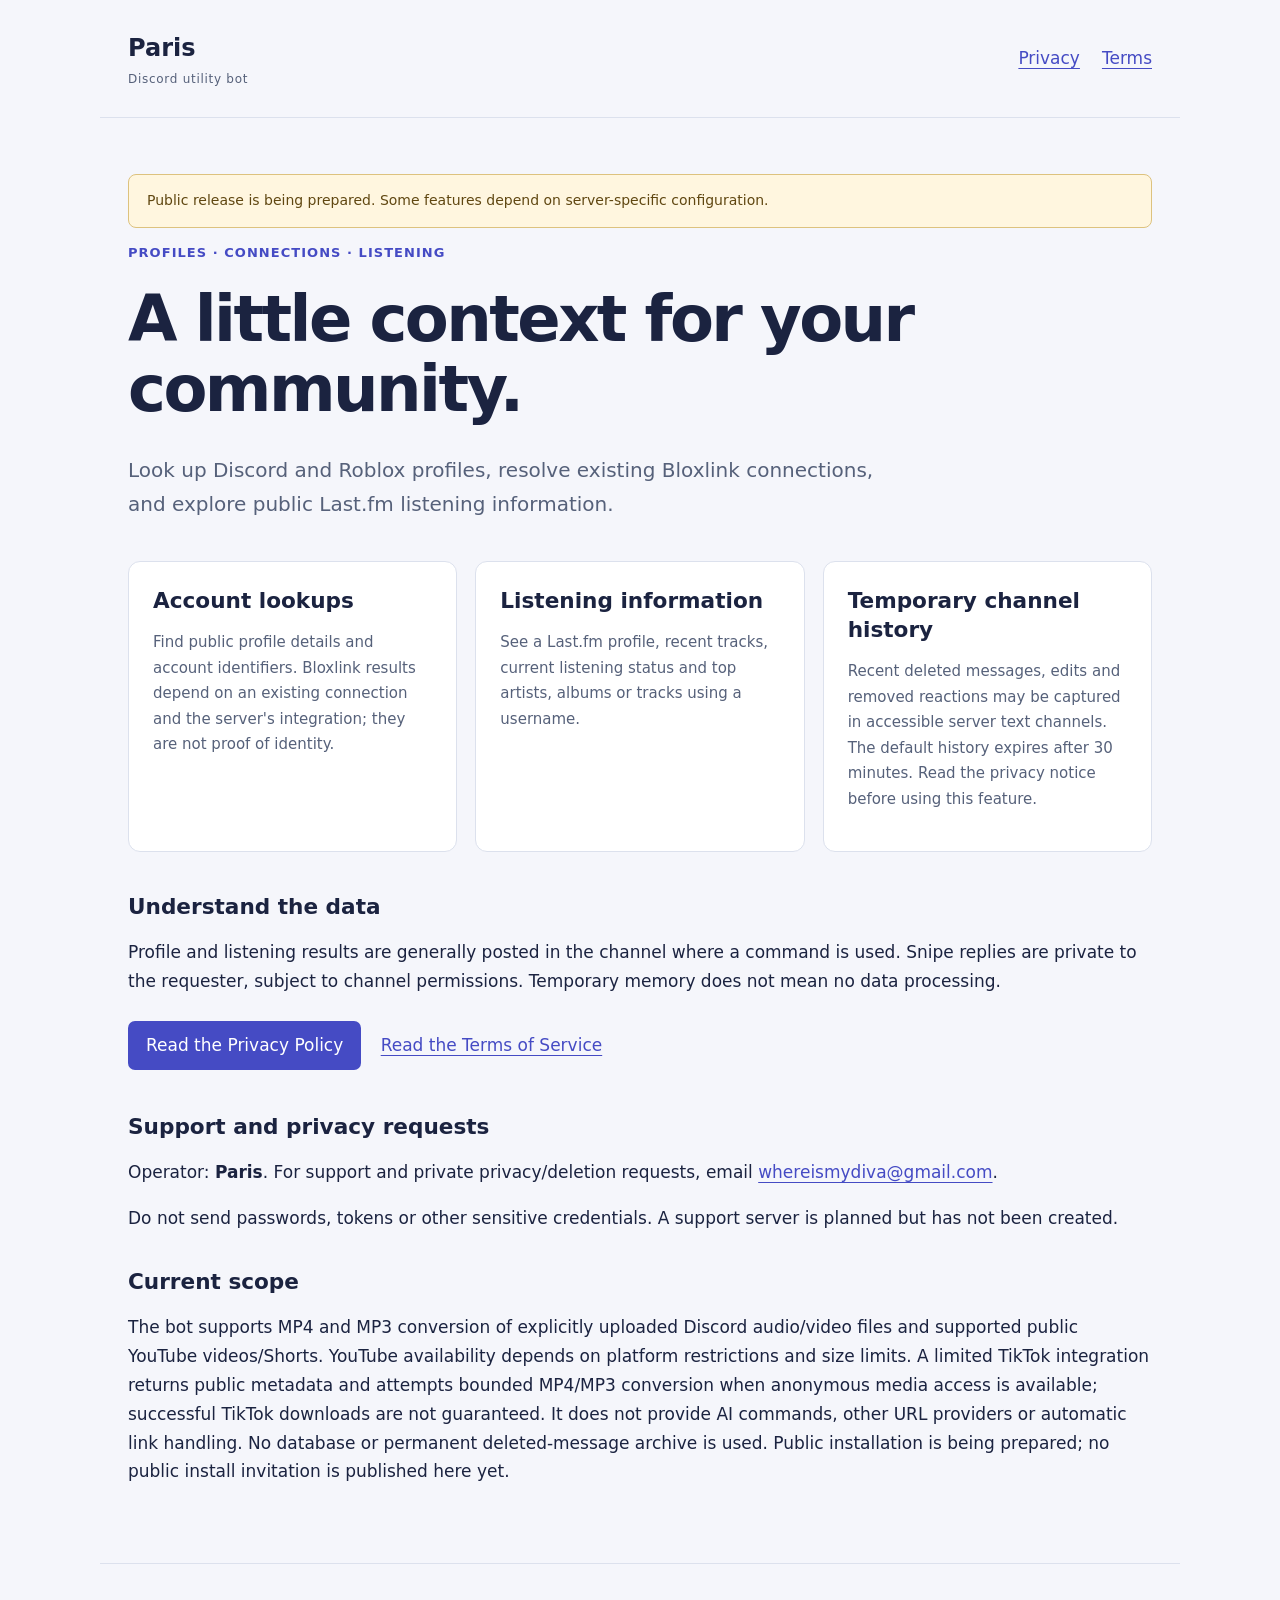
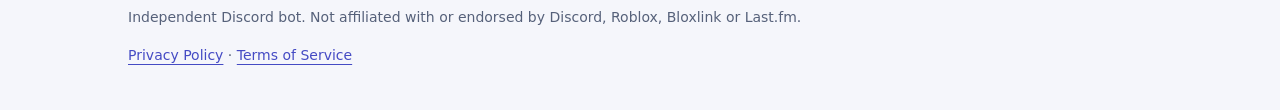
<file: index.html>
<!doctype html>
<html lang="en"><head><meta charset="utf-8"><meta name="viewport" content="width=device-width,initial-scale=1"><title>Paris — Bot information</title><meta name="description" content="Information, privacy practices and terms for the Paris Discord bot."><link rel="stylesheet" href="styles.css"></head>
<body><header><a class="brand" href="index.html">Paris <span>Discord utility bot</span></a><nav aria-label="Main"><a href="privacy.html">Privacy</a><a href="terms.html">Terms</a></nav></header>
<main><p class="notice">Public release is being prepared. Some features depend on server-specific configuration.</p><p class="eyebrow">Profiles · Connections · Listening</p><h1>A little context for your community.</h1><p class="lead">Look up Discord and Roblox profiles, resolve existing Bloxlink connections, and explore public Last.fm listening information.</p>
<section class="cards"><article><h2>Account lookups</h2><p>Find public profile details and account identifiers. Bloxlink results depend on an existing connection and the server's integration; they are not proof of identity.</p></article><article><h2>Listening information</h2><p>See a Last.fm profile, recent tracks, current listening status and top artists, albums or tracks using a username.</p></article><article><h2>Temporary channel history</h2><p>Recent deleted messages, edits and removed reactions may be captured in accessible server text channels. The default history expires after 30 minutes. Read the privacy notice before using this feature.</p></article></section>
<section><h2>Understand the data</h2><p>Profile and listening results are generally posted in the channel where a command is used. Snipe replies are private to the requester, subject to channel permissions. Temporary memory does not mean no data processing.</p><p><a class="button" href="privacy.html">Read the Privacy Policy</a> <a href="terms.html">Read the Terms of Service</a></p></section>
<section><h2>Support and privacy requests</h2><p>Operator: <strong>Paris</strong>. For support and private privacy/deletion requests, email <a href="mailto:whereismydiva@gmail.com">whereismydiva@gmail.com</a>.</p><p>Do not send passwords, tokens or other sensitive credentials. A support server is planned but has not been created.</p></section>
<section><h2>Current scope</h2><p>The bot supports MP4 and MP3 conversion of explicitly uploaded Discord audio/video files and supported public YouTube videos/Shorts. YouTube availability depends on platform restrictions and size limits. A limited TikTok integration returns public metadata and attempts bounded MP4/MP3 conversion when anonymous media access is available; successful TikTok downloads are not guaranteed. It does not provide AI commands, other URL providers or automatic link handling. No database or permanent deleted-message archive is used. Public installation is being prepared; no public install invitation is published here yet.</p></section></main>
<footer><p>Independent Discord bot. Not affiliated with or endorsed by Discord, Roblox, Bloxlink or Last.fm.</p><p><a href="privacy.html">Privacy Policy</a> · <a href="terms.html">Terms of Service</a></p></footer></body></html>
</file>
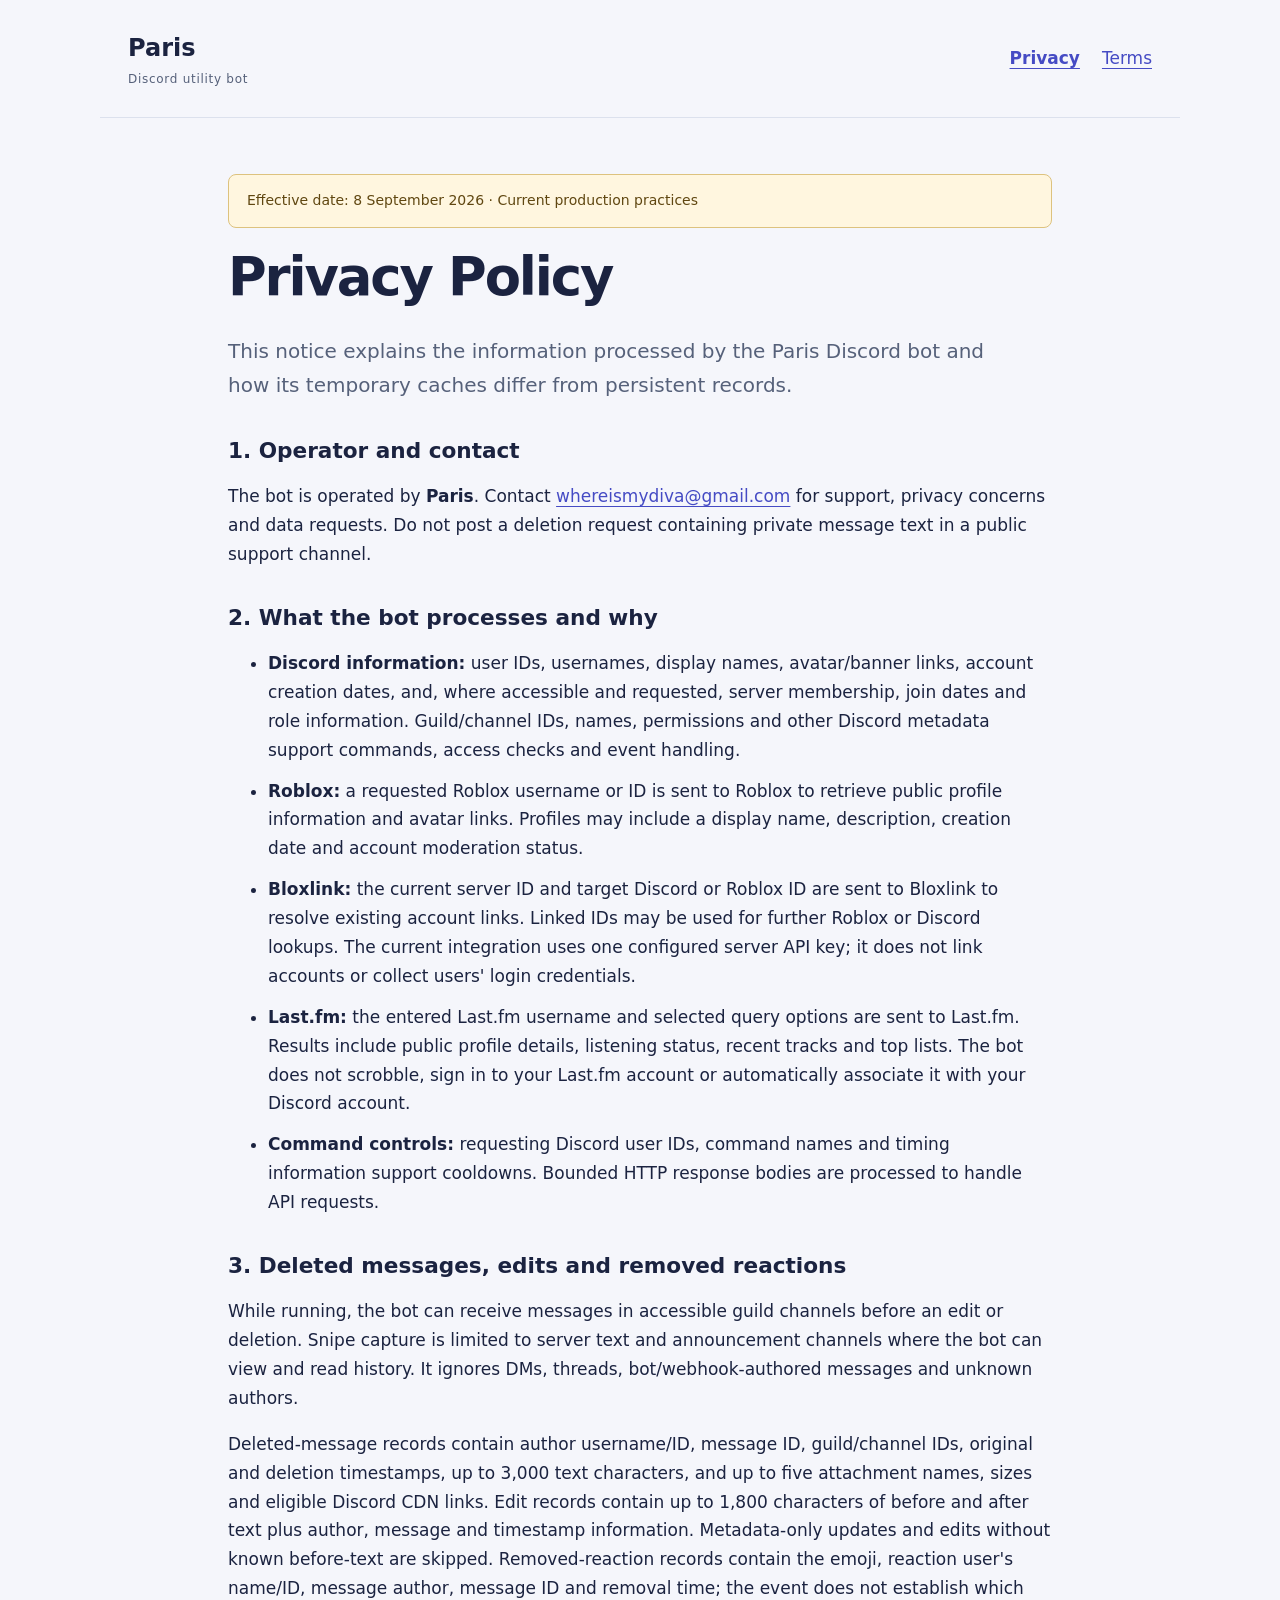
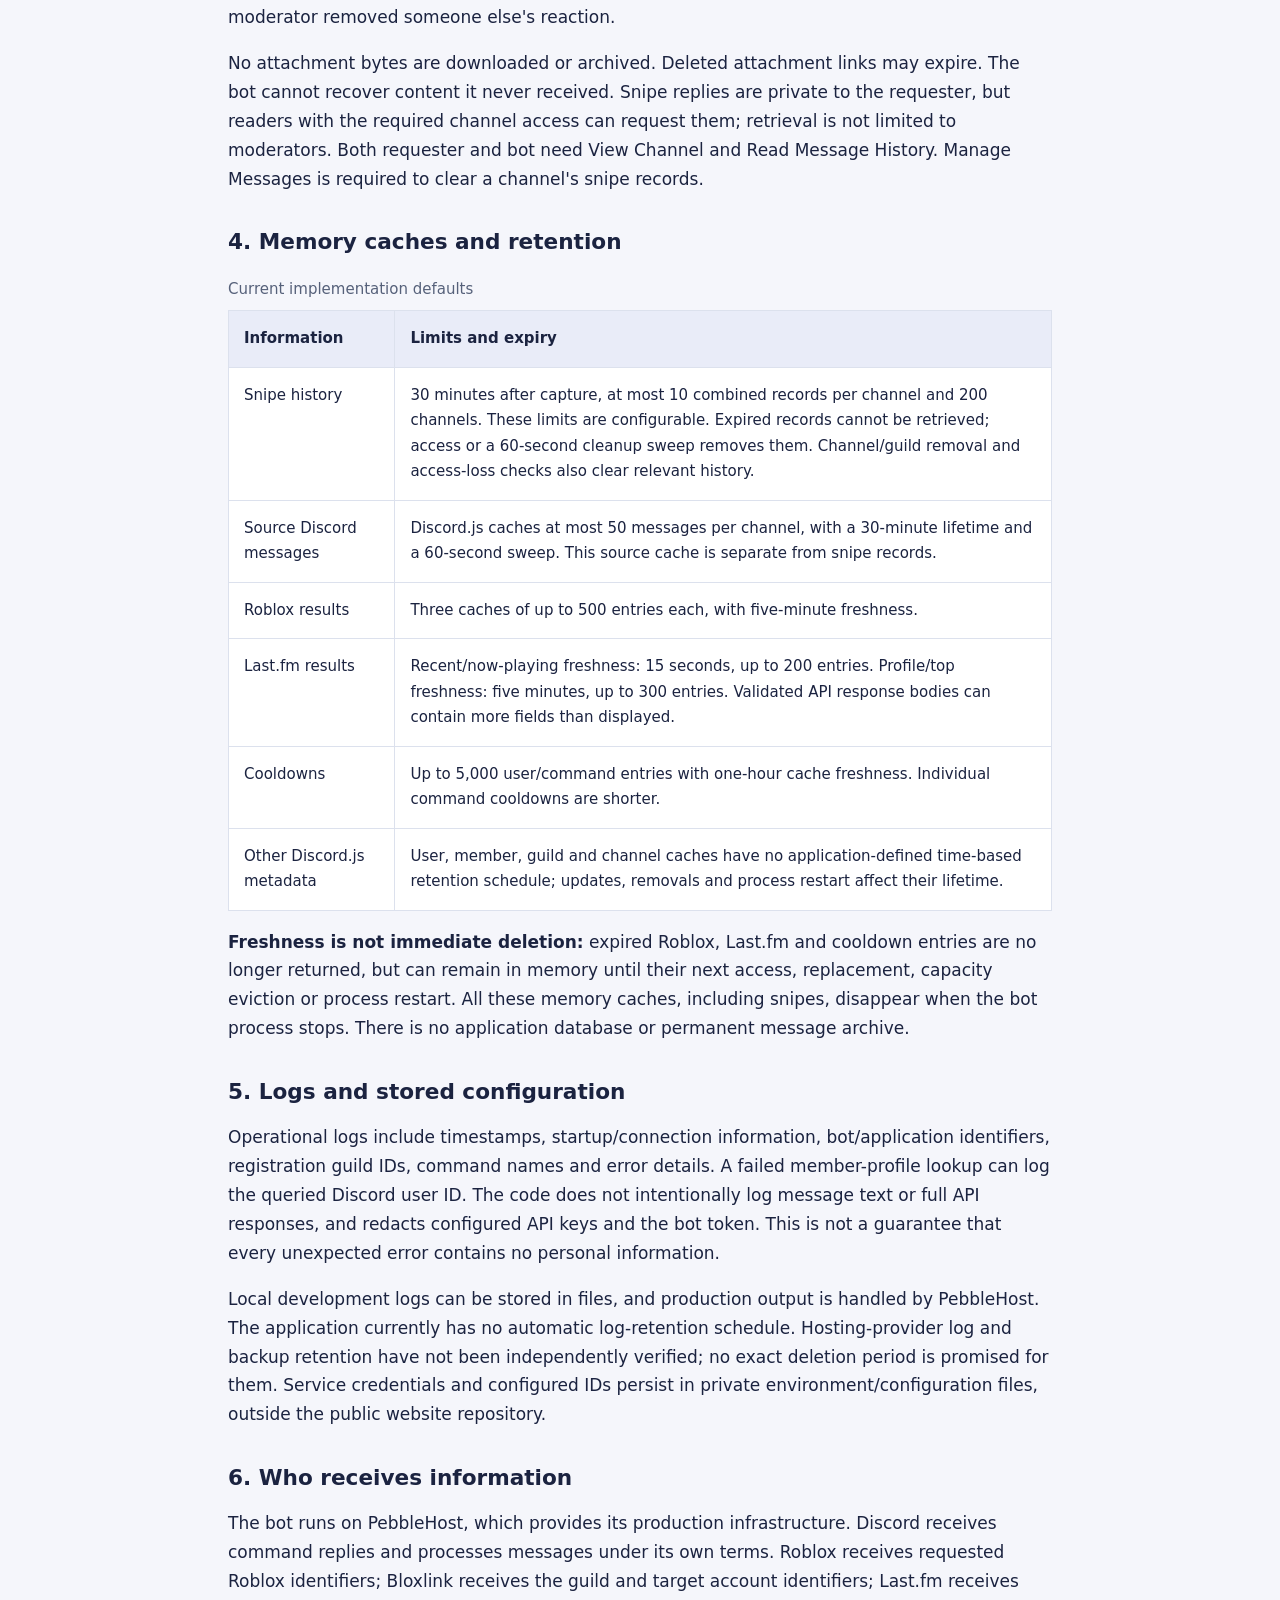
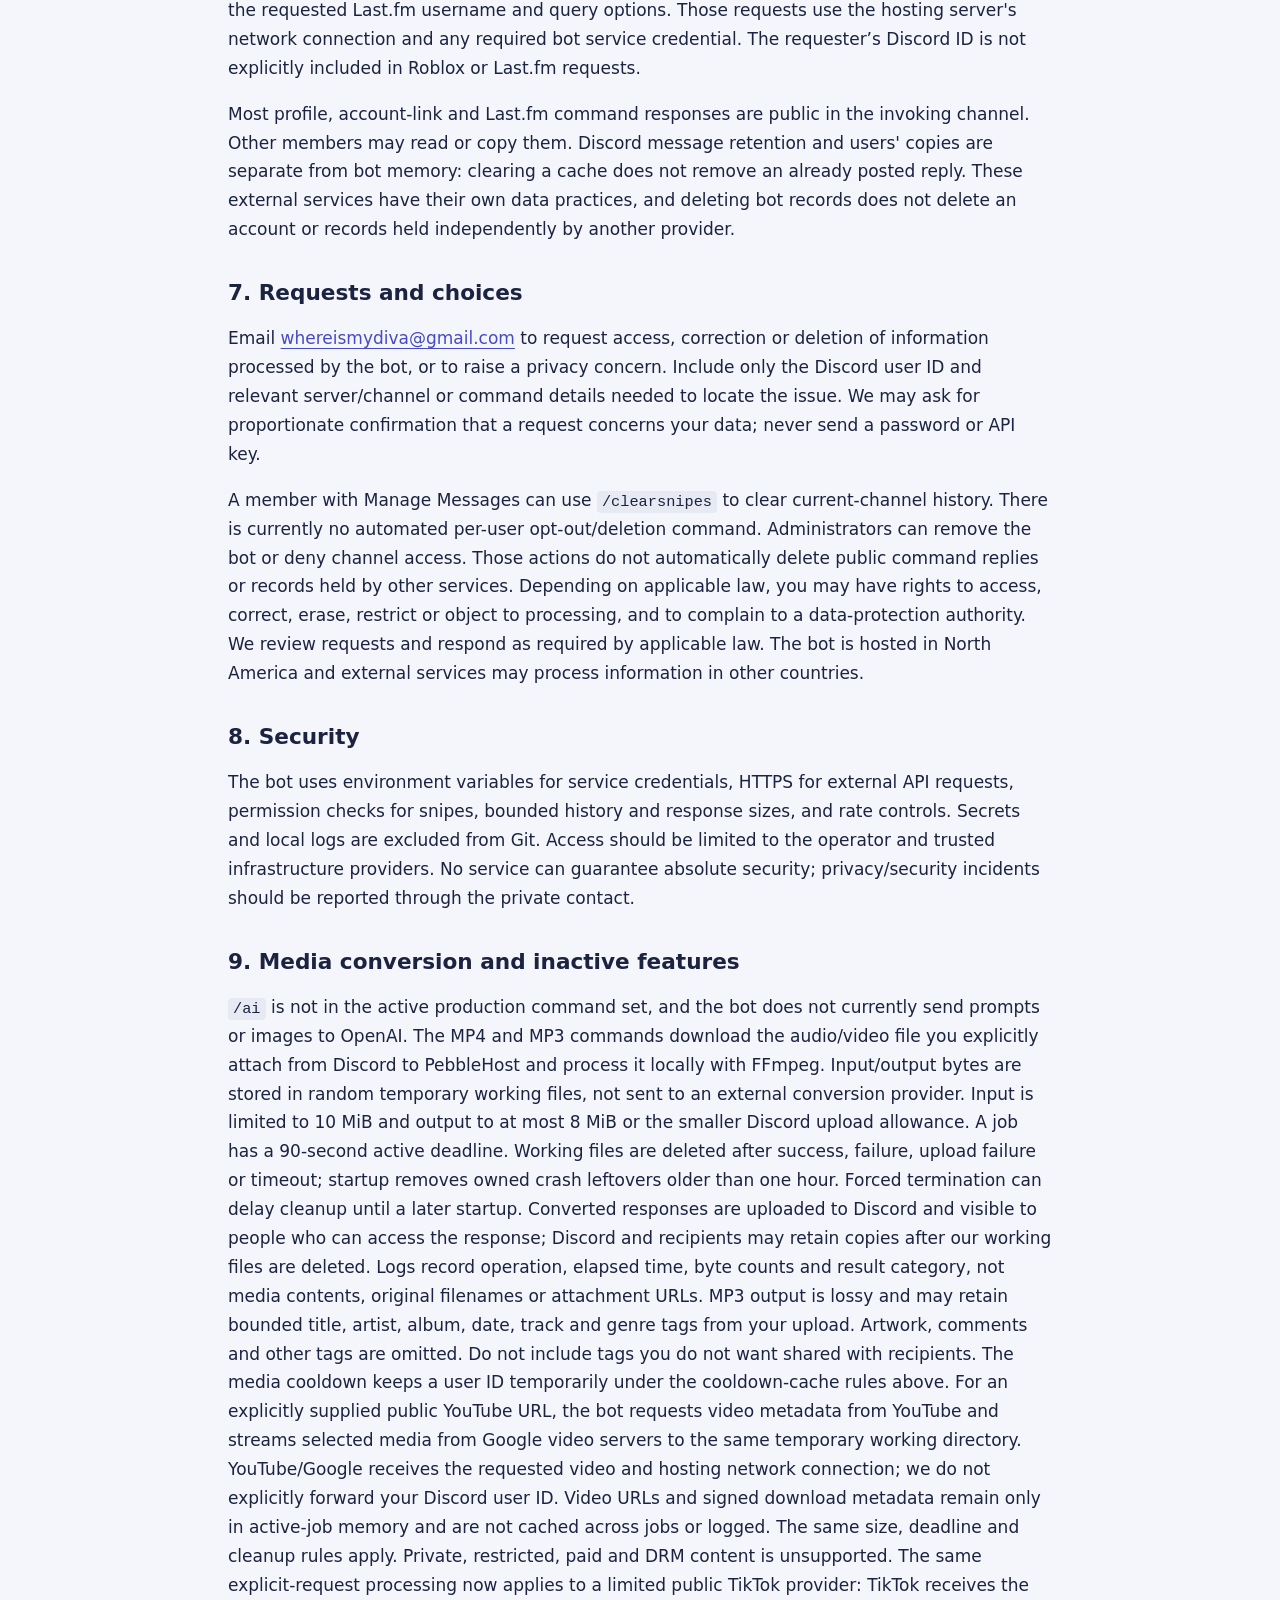
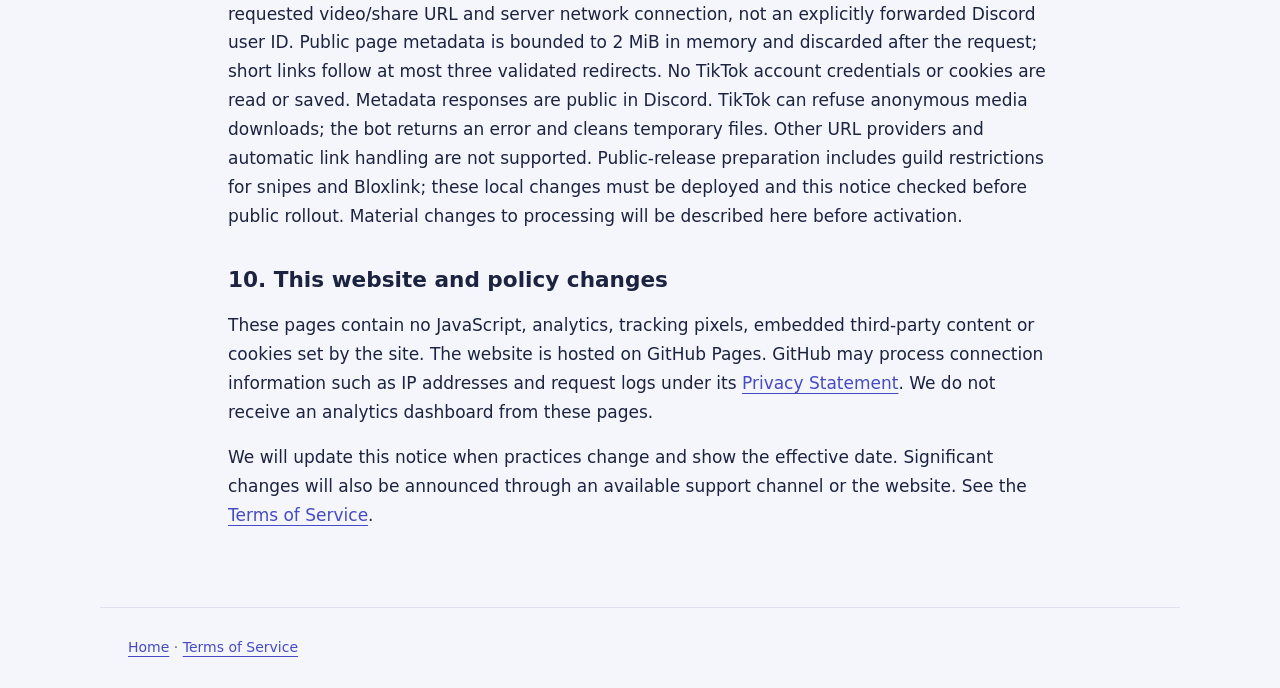
<file: privacy.html>
<!doctype html>
<html lang="en"><head><meta charset="utf-8"><meta name="viewport" content="width=device-width,initial-scale=1"><title>Privacy Policy — Paris</title><link rel="stylesheet" href="styles.css"></head>
<body><header><a class="brand" href="index.html">Paris <span>Discord utility bot</span></a><nav aria-label="Main"><a href="privacy.html" aria-current="page">Privacy</a><a href="terms.html">Terms</a></nav></header>
<main class="document"><p class="notice">Effective date: 8 September 2026 · Current production practices</p><h1>Privacy Policy</h1><p class="lead">This notice explains the information processed by the Paris Discord bot and how its temporary caches differ from persistent records.</p>
<h2>1. Operator and contact</h2><p>The bot is operated by <strong>Paris</strong>. Contact <a href="mailto:whereismydiva@gmail.com">whereismydiva@gmail.com</a> for support, privacy concerns and data requests. Do not post a deletion request containing private message text in a public support channel.</p>
<h2>2. What the bot processes and why</h2><ul>
<li><strong>Discord information:</strong> user IDs, usernames, display names, avatar/banner links, account creation dates, and, where accessible and requested, server membership, join dates and role information. Guild/channel IDs, names, permissions and other Discord metadata support commands, access checks and event handling.</li>
<li><strong>Roblox:</strong> a requested Roblox username or ID is sent to Roblox to retrieve public profile information and avatar links. Profiles may include a display name, description, creation date and account moderation status.</li>
<li><strong>Bloxlink:</strong> the current server ID and target Discord or Roblox ID are sent to Bloxlink to resolve existing account links. Linked IDs may be used for further Roblox or Discord lookups. The current integration uses one configured server API key; it does not link accounts or collect users' login credentials.</li>
<li><strong>Last.fm:</strong> the entered Last.fm username and selected query options are sent to Last.fm. Results include public profile details, listening status, recent tracks and top lists. The bot does not scrobble, sign in to your Last.fm account or automatically associate it with your Discord account.</li>
<li><strong>Command controls:</strong> requesting Discord user IDs, command names and timing information support cooldowns. Bounded HTTP response bodies are processed to handle API requests.</li></ul>
<h2>3. Deleted messages, edits and removed reactions</h2><p>While running, the bot can receive messages in accessible guild channels before an edit or deletion. Snipe capture is limited to server text and announcement channels where the bot can view and read history. It ignores DMs, threads, bot/webhook-authored messages and unknown authors.</p><p>Deleted-message records contain author username/ID, message ID, guild/channel IDs, original and deletion timestamps, up to 3,000 text characters, and up to five attachment names, sizes and eligible Discord CDN links. Edit records contain up to 1,800 characters of before and after text plus author, message and timestamp information. Metadata-only updates and edits without known before-text are skipped. Removed-reaction records contain the emoji, reaction user's name/ID, message author, message ID and removal time; the event does not establish which moderator removed someone else's reaction.</p><p>No attachment bytes are downloaded or archived. Deleted attachment links may expire. The bot cannot recover content it never received. Snipe replies are private to the requester, but readers with the required channel access can request them; retrieval is not limited to moderators. Both requester and bot need View Channel and Read Message History. Manage Messages is required to clear a channel's snipe records.</p>
<h2>4. Memory caches and retention</h2><div class="table-wrap"><table><caption>Current implementation defaults</caption><thead><tr><th scope="col">Information</th><th scope="col">Limits and expiry</th></tr></thead><tbody>
<tr><td>Snipe history</td><td>30 minutes after capture, at most 10 combined records per channel and 200 channels. These limits are configurable. Expired records cannot be retrieved; access or a 60-second cleanup sweep removes them. Channel/guild removal and access-loss checks also clear relevant history.</td></tr>
<tr><td>Source Discord messages</td><td>Discord.js caches at most 50 messages per channel, with a 30-minute lifetime and a 60-second sweep. This source cache is separate from snipe records.</td></tr>
<tr><td>Roblox results</td><td>Three caches of up to 500 entries each, with five-minute freshness.</td></tr>
<tr><td>Last.fm results</td><td>Recent/now-playing freshness: 15 seconds, up to 200 entries. Profile/top freshness: five minutes, up to 300 entries. Validated API response bodies can contain more fields than displayed.</td></tr>
<tr><td>Cooldowns</td><td>Up to 5,000 user/command entries with one-hour cache freshness. Individual command cooldowns are shorter.</td></tr>
<tr><td>Other Discord.js metadata</td><td>User, member, guild and channel caches have no application-defined time-based retention schedule; updates, removals and process restart affect their lifetime.</td></tr>
</tbody></table></div><p><strong>Freshness is not immediate deletion:</strong> expired Roblox, Last.fm and cooldown entries are no longer returned, but can remain in memory until their next access, replacement, capacity eviction or process restart. All these memory caches, including snipes, disappear when the bot process stops. There is no application database or permanent message archive.</p>
<h2>5. Logs and stored configuration</h2><p>Operational logs include timestamps, startup/connection information, bot/application identifiers, registration guild IDs, command names and error details. A failed member-profile lookup can log the queried Discord user ID. The code does not intentionally log message text or full API responses, and redacts configured API keys and the bot token. This is not a guarantee that every unexpected error contains no personal information.</p><p>Local development logs can be stored in files, and production output is handled by PebbleHost. The application currently has no automatic log-retention schedule. Hosting-provider log and backup retention have not been independently verified; no exact deletion period is promised for them. Service credentials and configured IDs persist in private environment/configuration files, outside the public website repository.</p>
<h2>6. Who receives information</h2><p>The bot runs on PebbleHost, which provides its production infrastructure. Discord receives command replies and processes messages under its own terms. Roblox receives requested Roblox identifiers; Bloxlink receives the guild and target account identifiers; Last.fm receives the requested Last.fm username and query options. Those requests use the hosting server's network connection and any required bot service credential. The requester’s Discord ID is not explicitly included in Roblox or Last.fm requests.</p><p>Most profile, account-link and Last.fm command responses are public in the invoking channel. Other members may read or copy them. Discord message retention and users' copies are separate from bot memory: clearing a cache does not remove an already posted reply. These external services have their own data practices, and deleting bot records does not delete an account or records held independently by another provider.</p>
<h2>7. Requests and choices</h2><p>Email <a href="mailto:whereismydiva@gmail.com">whereismydiva@gmail.com</a> to request access, correction or deletion of information processed by the bot, or to raise a privacy concern. Include only the Discord user ID and relevant server/channel or command details needed to locate the issue. We may ask for proportionate confirmation that a request concerns your data; never send a password or API key.</p><p>A member with Manage Messages can use <code>/clearsnipes</code> to clear current-channel history. There is currently no automated per-user opt-out/deletion command. Administrators can remove the bot or deny channel access. Those actions do not automatically delete public command replies or records held by other services. Depending on applicable law, you may have rights to access, correct, erase, restrict or object to processing, and to complain to a data-protection authority. We review requests and respond as required by applicable law. The bot is hosted in North America and external services may process information in other countries.</p>
<h2>8. Security</h2><p>The bot uses environment variables for service credentials, HTTPS for external API requests, permission checks for snipes, bounded history and response sizes, and rate controls. Secrets and local logs are excluded from Git. Access should be limited to the operator and trusted infrastructure providers. No service can guarantee absolute security; privacy/security incidents should be reported through the private contact.</p>
<h2>9. Media conversion and inactive features</h2><p><code>/ai</code> is not in the active production command set, and the bot does not currently send prompts or images to OpenAI. The MP4 and MP3 commands download the audio/video file you explicitly attach from Discord to PebbleHost and process it locally with FFmpeg. Input/output bytes are stored in random temporary working files, not sent to an external conversion provider. Input is limited to 10 MiB and output to at most 8 MiB or the smaller Discord upload allowance. A job has a 90-second active deadline. Working files are deleted after success, failure, upload failure or timeout; startup removes owned crash leftovers older than one hour. Forced termination can delay cleanup until a later startup. Converted responses are uploaded to Discord and visible to people who can access the response; Discord and recipients may retain copies after our working files are deleted. Logs record operation, elapsed time, byte counts and result category, not media contents, original filenames or attachment URLs. MP3 output is lossy and may retain bounded title, artist, album, date, track and genre tags from your upload. Artwork, comments and other tags are omitted. Do not include tags you do not want shared with recipients. The media cooldown keeps a user ID temporarily under the cooldown-cache rules above. For an explicitly supplied public YouTube URL, the bot requests video metadata from YouTube and streams selected media from Google video servers to the same temporary working directory. YouTube/Google receives the requested video and hosting network connection; we do not explicitly forward your Discord user ID. Video URLs and signed download metadata remain only in active-job memory and are not cached across jobs or logged. The same size, deadline and cleanup rules apply. Private, restricted, paid and DRM content is unsupported. The same explicit-request processing now applies to a limited public TikTok provider: TikTok receives the requested video/share URL and server network connection, not an explicitly forwarded Discord user ID. Public page metadata is bounded to 2 MiB in memory and discarded after the request; short links follow at most three validated redirects. No TikTok account credentials or cookies are read or saved. Metadata responses are public in Discord. TikTok can refuse anonymous media downloads; the bot returns an error and cleans temporary files. Other URL providers and automatic link handling are not supported. Public-release preparation includes guild restrictions for snipes and Bloxlink; these local changes must be deployed and this notice checked before public rollout. Material changes to processing will be described here before activation.</p>
<h2>10. This website and policy changes</h2><p>These pages contain no JavaScript, analytics, tracking pixels, embedded third-party content or cookies set by the site. The website is hosted on GitHub Pages. GitHub may process connection information such as IP addresses and request logs under its <a href="https://docs.github.com/en/site-policy/privacy-policies/github-general-privacy-statement">Privacy Statement</a>. We do not receive an analytics dashboard from these pages.</p><p>We will update this notice when practices change and show the effective date. Significant changes will also be announced through an available support channel or the website. See the <a href="terms.html">Terms of Service</a>.</p></main>
<footer><a href="index.html">Home</a> · <a href="terms.html">Terms of Service</a></footer></body></html>
</file>
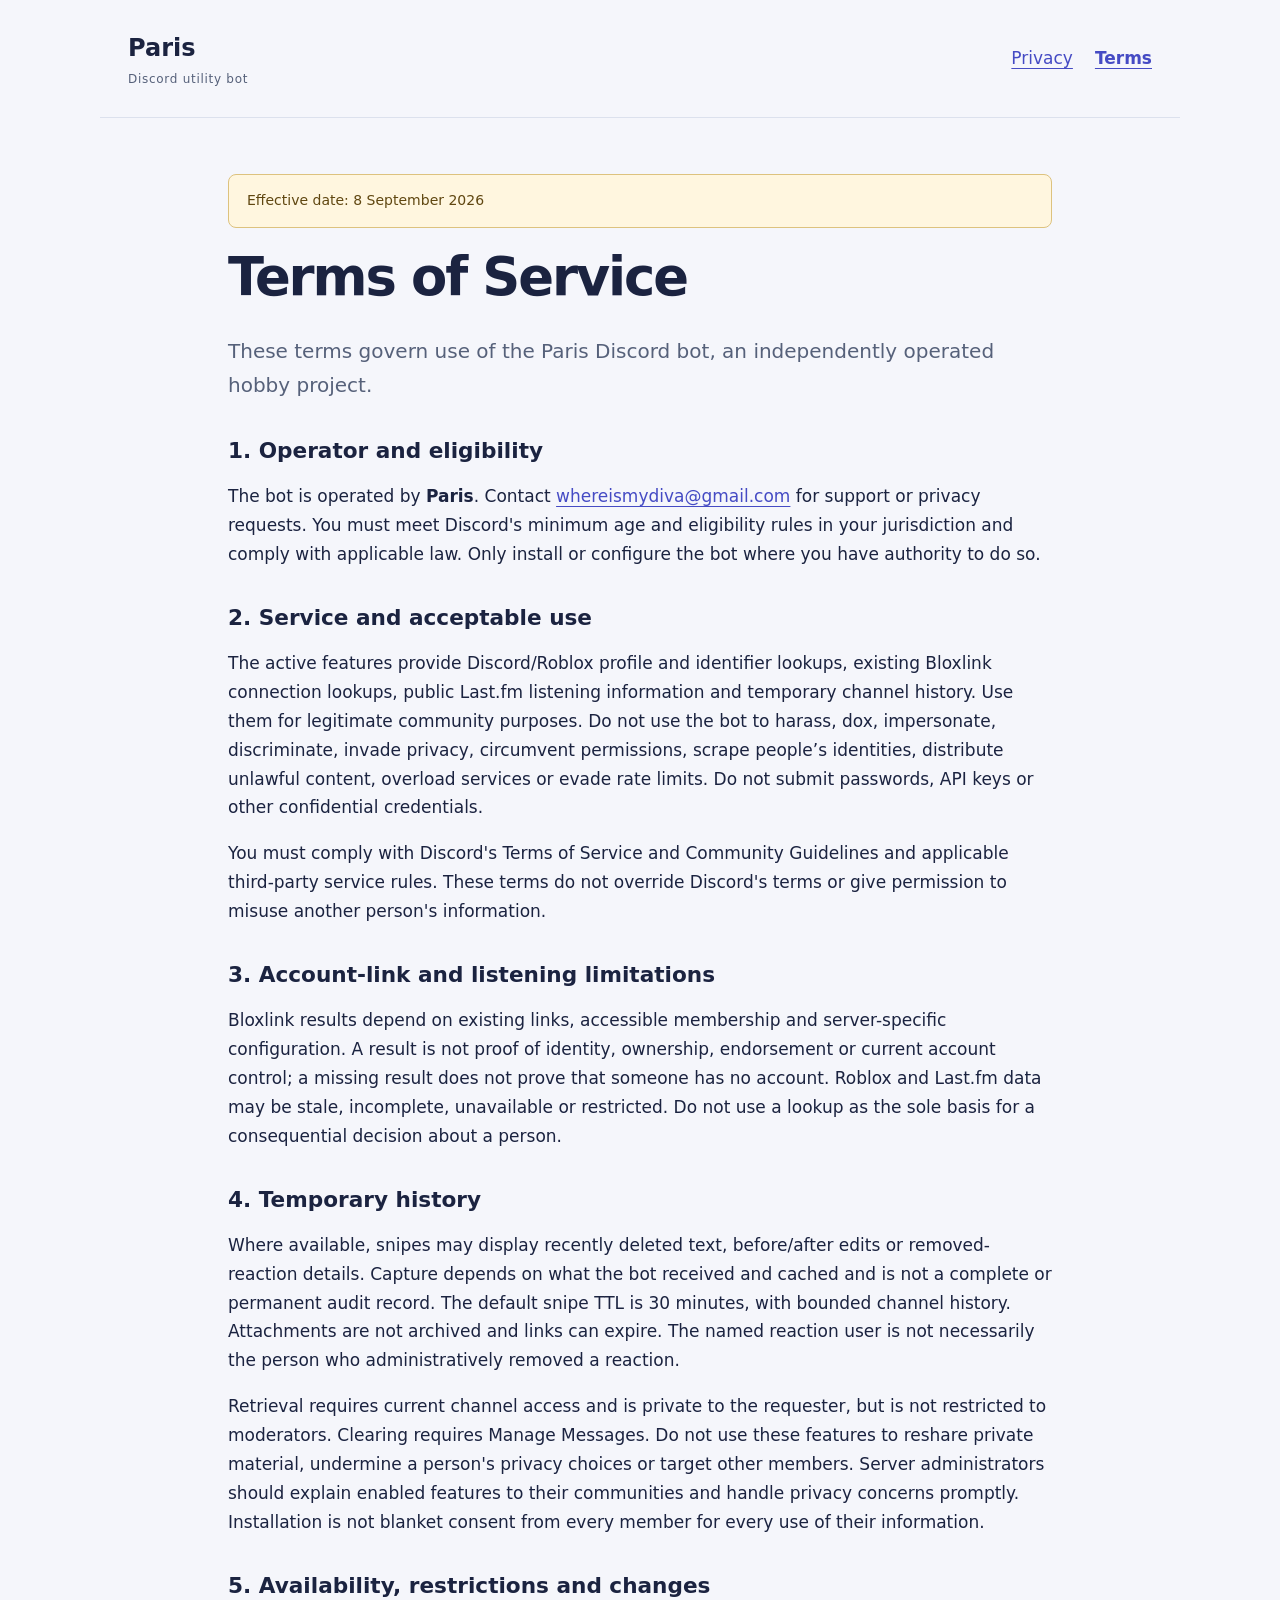
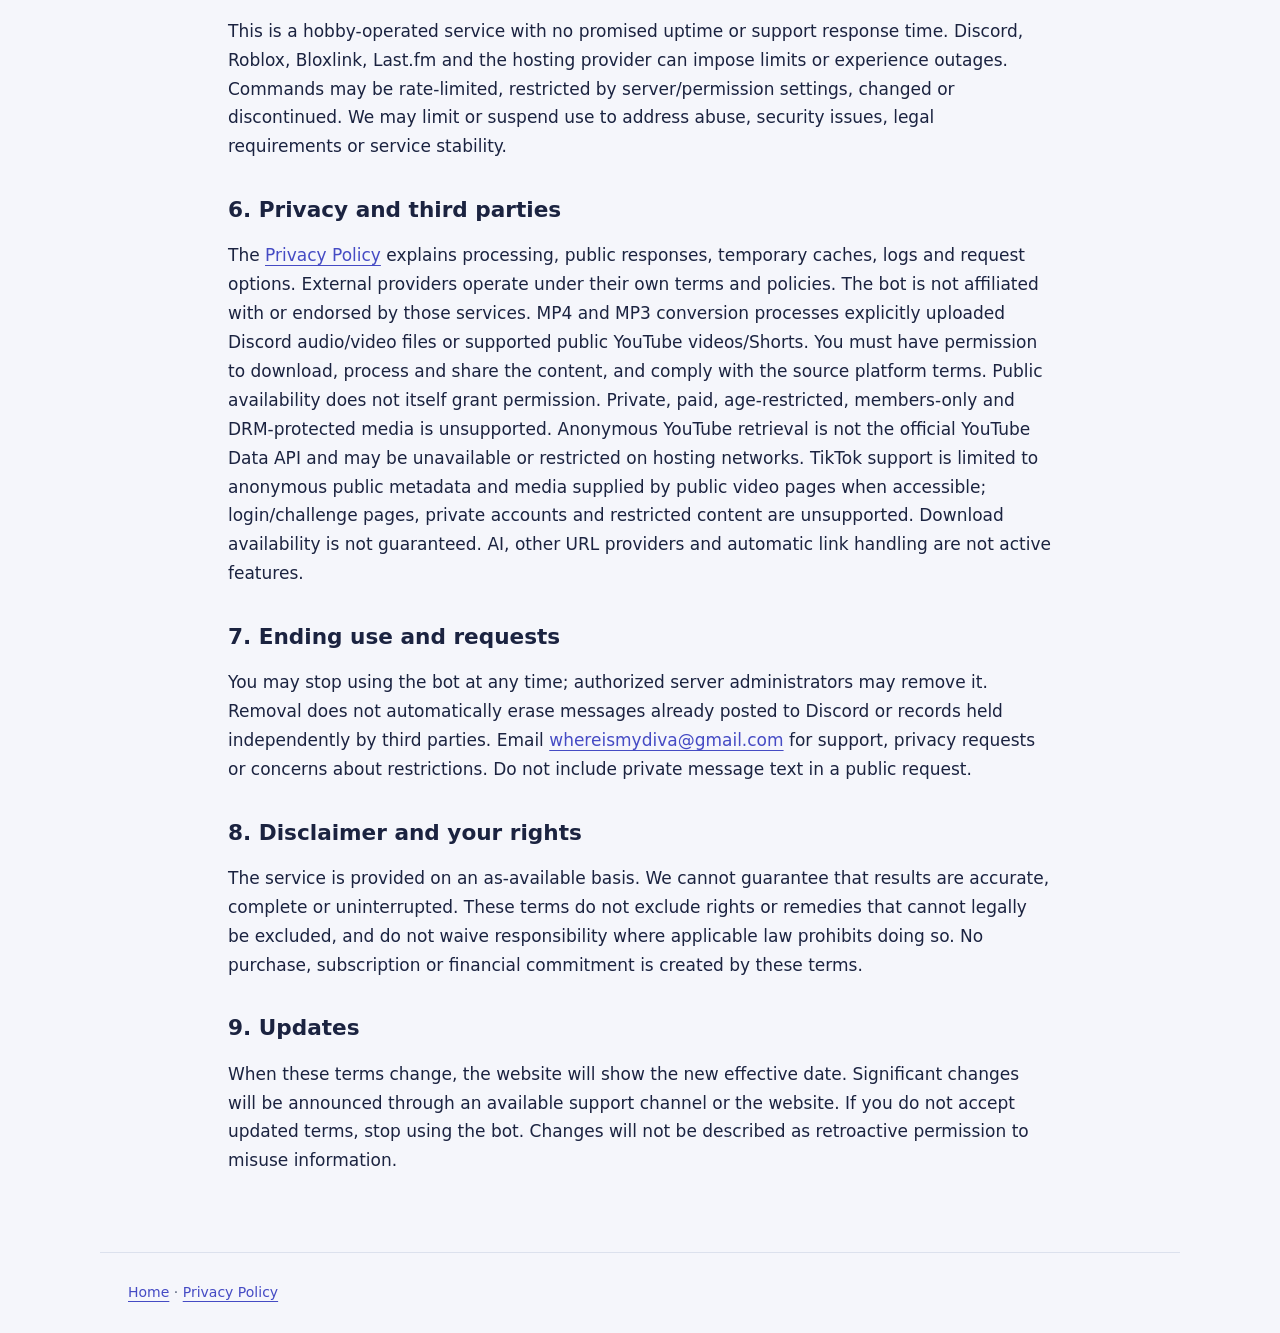
<file: terms.html>
<!doctype html>
<html lang="en"><head><meta charset="utf-8"><meta name="viewport" content="width=device-width,initial-scale=1"><title>Terms of Service — Paris</title><link rel="stylesheet" href="styles.css"></head>
<body><header><a class="brand" href="index.html">Paris <span>Discord utility bot</span></a><nav aria-label="Main"><a href="privacy.html">Privacy</a><a href="terms.html" aria-current="page">Terms</a></nav></header><main class="document"><p class="notice">Effective date: 8 September 2026</p><h1>Terms of Service</h1><p class="lead">These terms govern use of the Paris Discord bot, an independently operated hobby project.</p>
<h2>1. Operator and eligibility</h2><p>The bot is operated by <strong>Paris</strong>. Contact <a href="mailto:whereismydiva@gmail.com">whereismydiva@gmail.com</a> for support or privacy requests. You must meet Discord's minimum age and eligibility rules in your jurisdiction and comply with applicable law. Only install or configure the bot where you have authority to do so.</p>
<h2>2. Service and acceptable use</h2><p>The active features provide Discord/Roblox profile and identifier lookups, existing Bloxlink connection lookups, public Last.fm listening information and temporary channel history. Use them for legitimate community purposes. Do not use the bot to harass, dox, impersonate, discriminate, invade privacy, circumvent permissions, scrape people’s identities, distribute unlawful content, overload services or evade rate limits. Do not submit passwords, API keys or other confidential credentials.</p><p>You must comply with Discord's Terms of Service and Community Guidelines and applicable third-party service rules. These terms do not override Discord's terms or give permission to misuse another person's information.</p>
<h2>3. Account-link and listening limitations</h2><p>Bloxlink results depend on existing links, accessible membership and server-specific configuration. A result is not proof of identity, ownership, endorsement or current account control; a missing result does not prove that someone has no account. Roblox and Last.fm data may be stale, incomplete, unavailable or restricted. Do not use a lookup as the sole basis for a consequential decision about a person.</p>
<h2>4. Temporary history</h2><p>Where available, snipes may display recently deleted text, before/after edits or removed-reaction details. Capture depends on what the bot received and cached and is not a complete or permanent audit record. The default snipe TTL is 30 minutes, with bounded channel history. Attachments are not archived and links can expire. The named reaction user is not necessarily the person who administratively removed a reaction.</p><p>Retrieval requires current channel access and is private to the requester, but is not restricted to moderators. Clearing requires Manage Messages. Do not use these features to reshare private material, undermine a person's privacy choices or target other members. Server administrators should explain enabled features to their communities and handle privacy concerns promptly. Installation is not blanket consent from every member for every use of their information.</p>
<h2>5. Availability, restrictions and changes</h2><p>This is a hobby-operated service with no promised uptime or support response time. Discord, Roblox, Bloxlink, Last.fm and the hosting provider can impose limits or experience outages. Commands may be rate-limited, restricted by server/permission settings, changed or discontinued. We may limit or suspend use to address abuse, security issues, legal requirements or service stability.</p>
<h2>6. Privacy and third parties</h2><p>The <a href="privacy.html">Privacy Policy</a> explains processing, public responses, temporary caches, logs and request options. External providers operate under their own terms and policies. The bot is not affiliated with or endorsed by those services. MP4 and MP3 conversion processes explicitly uploaded Discord audio/video files or supported public YouTube videos/Shorts. You must have permission to download, process and share the content, and comply with the source platform terms. Public availability does not itself grant permission. Private, paid, age-restricted, members-only and DRM-protected media is unsupported. Anonymous YouTube retrieval is not the official YouTube Data API and may be unavailable or restricted on hosting networks. TikTok support is limited to anonymous public metadata and media supplied by public video pages when accessible; login/challenge pages, private accounts and restricted content are unsupported. Download availability is not guaranteed. AI, other URL providers and automatic link handling are not active features.</p>
<h2>7. Ending use and requests</h2><p>You may stop using the bot at any time; authorized server administrators may remove it. Removal does not automatically erase messages already posted to Discord or records held independently by third parties. Email <a href="mailto:whereismydiva@gmail.com">whereismydiva@gmail.com</a> for support, privacy requests or concerns about restrictions. Do not include private message text in a public request.</p>
<h2>8. Disclaimer and your rights</h2><p>The service is provided on an as-available basis. We cannot guarantee that results are accurate, complete or uninterrupted. These terms do not exclude rights or remedies that cannot legally be excluded, and do not waive responsibility where applicable law prohibits doing so. No purchase, subscription or financial commitment is created by these terms.</p>
<h2>9. Updates</h2><p>When these terms change, the website will show the new effective date. Significant changes will be announced through an available support channel or the website. If you do not accept updated terms, stop using the bot. Changes will not be described as retroactive permission to misuse information.</p></main><footer><a href="index.html">Home</a> · <a href="privacy.html">Privacy Policy</a></footer></body></html>
</file>
<file: styles.css>
:root{color-scheme:light;--ink:#1b2340;--muted:#56617a;--accent:#454bc4;--line:#dce1ed;--paper:#fff;--bg:#f5f6fb}*{box-sizing:border-box}body{margin:0;background:var(--bg);color:var(--ink);font:17px/1.7 system-ui,-apple-system,BlinkMacSystemFont,"Segoe UI",sans-serif}header,main,footer{max-width:1080px;margin:auto;padding:28px}header{display:flex;justify-content:space-between;align-items:center;gap:24px;border-bottom:1px solid var(--line)}a{color:var(--accent);text-underline-offset:4px}a:hover{text-decoration-thickness:2px}a:focus-visible{outline:3px solid var(--accent);outline-offset:5px}.brand{font-size:24px;font-weight:750;text-decoration:none;color:var(--ink)}.brand span{display:block;font-size:12px;font-weight:500;color:var(--muted);letter-spacing:.06em}nav{display:flex;gap:22px}nav a[aria-current]{font-weight:750}main{padding-top:42px;padding-bottom:60px}h1{font-size:clamp(2.25rem,6vw,4rem);line-height:1.1;letter-spacing:-.04em;max-width:850px;margin:20px 0 28px}h2{font-size:1.35rem;line-height:1.35;margin:34px 0 12px}.lead{font-size:1.25rem;color:var(--muted);max-width:770px}.eyebrow{font-weight:650;font-size:13px;letter-spacing:.08em;text-transform:uppercase;color:var(--accent)}.notice{padding:14px 18px;border:1px solid #ddc27e;background:#fff6df;border-radius:8px;font-size:14px;color:#604711}.cards{display:grid;grid-template-columns:repeat(3,minmax(0,1fr));gap:18px;margin:40px 0}.cards article{padding:24px;background:var(--paper);border:1px solid var(--line);border-radius:12px}.cards h2{margin-top:0}.cards p{font-size:15px;color:var(--muted)}.button{display:inline-block;border-radius:7px;background:var(--accent);color:white;padding:10px 18px;margin:8px 14px 8px 0;text-decoration:none}.document{max-width:880px}.document h1{font-size:clamp(2rem,5vw,3.3rem)}li{margin:12px 0}.table-wrap{overflow:auto}table{width:100%;border-collapse:collapse;background:white;font-size:15px}caption{text-align:left;color:var(--muted);padding:8px 0}th,td{padding:15px;text-align:left;vertical-align:top;border:1px solid var(--line)}th{background:#e9ecf8}td:first-child{min-width:145px}code{font-size:.9em;background:#e8eaf3;padding:2px 5px;border-radius:4px}footer{font-size:14px;color:var(--muted);border-top:1px solid var(--line)}@media(max-width:680px){header,main,footer{padding:22px}header{align-items:flex-start}nav{gap:14px;font-size:15px}.cards{grid-template-columns:1fr}.lead{font-size:1.1rem}.brand{font-size:21px}.brand span{font-size:10px}h1{margin-top:18px}th,td{padding:11px}ul{padding-left:22px}}@media(prefers-reduced-motion:reduce){*{scroll-behavior:auto}}
</file>
